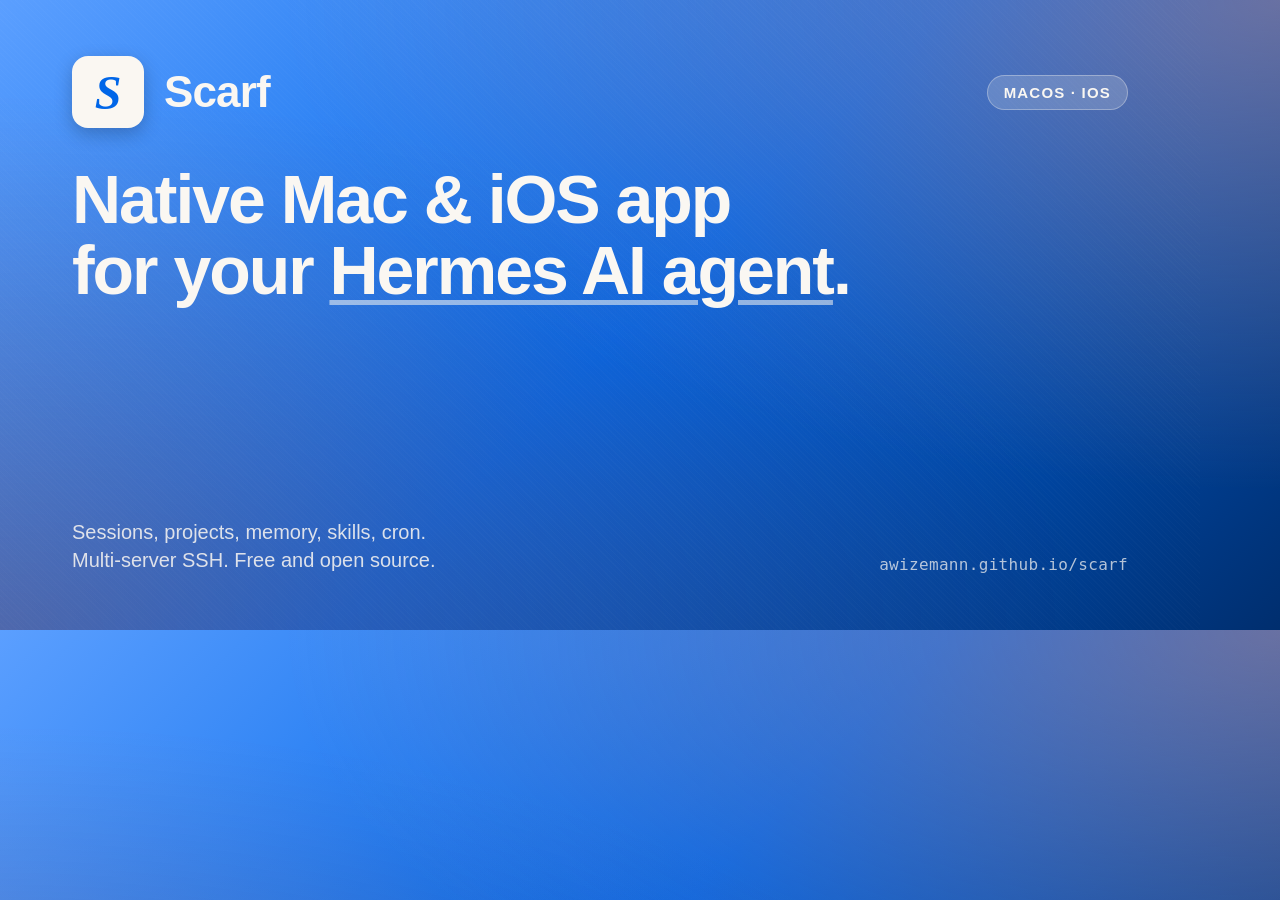
<file: tools/og-image.html>
<!DOCTYPE html>
<html lang="en">
<head>
  <meta charset="utf-8">
  <title>Scarf — OG image source</title>
  <!--
    Render to PNG via headless Chromium:

      google-chrome --headless --no-sandbox --hide-scrollbars \
        --window-size=1200,630 --screenshot=og-image.png \
        --default-background-color=00000000 \
        file://$PWD/og-image.html

    Then 1200x600 for Twitter:

      google-chrome --headless --no-sandbox --hide-scrollbars \
        --window-size=1200,600 --screenshot=twitter-card.png \
        --default-background-color=00000000 \
        file://$PWD/og-image.html

    Move outputs to site/landing/assets/og-image.png and twitter-card.png.
    Note: change `body { width: 1200px; height: 630px; }` to 600 for Twitter.
  -->
  <style>
    * { margin: 0; padding: 0; box-sizing: border-box; }

    body {
      width: 1200px;
      height: 630px;
      font-family: -apple-system, BlinkMacSystemFont, "SF Pro Display", "Segoe UI", Roboto, sans-serif;
      background:
        radial-gradient(ellipse at top right, rgba(232, 149, 128, 0.45) 0%, transparent 55%),
        radial-gradient(ellipse at bottom left, rgba(168, 72, 47, 0.35) 0%, transparent 60%),
        linear-gradient(135deg, #5B9FFF 0%, #0066E8 50%, #002E6E 100%);
      color: #FAF7F2;
      overflow: hidden;
      position: relative;
    }

    /* Subtle texture — paper-like grain via repeating gradient */
    body::before {
      content: "";
      position: absolute;
      inset: 0;
      background-image:
        repeating-linear-gradient(45deg,
          rgba(255, 255, 255, 0.015) 0,
          rgba(255, 255, 255, 0.015) 1px,
          transparent 1px,
          transparent 4px);
      pointer-events: none;
    }

    .frame {
      position: relative;
      height: 100%;
      padding: 56px 72px;
      display: flex;
      flex-direction: column;
      gap: 36px;
    }

    .top {
      display: flex;
      align-items: center;
      gap: 20px;
    }

    .logo {
      width: 72px;
      height: 72px;
      border-radius: 16px;
      background: #FAF7F2;
      display: flex;
      align-items: center;
      justify-content: center;
      font-family: Georgia, serif;
      font-size: 48px;
      font-weight: 600;
      font-style: italic;
      color: #0066E8;
      box-shadow: 0 6px 18px rgba(0, 0, 0, 0.22);
    }

    .wordmark {
      font-size: 44px;
      font-weight: 700;
      letter-spacing: -0.02em;
      line-height: 1;
    }

    .pill {
      margin-left: auto;
      font-size: 15px;
      font-weight: 600;
      letter-spacing: 0.08em;
      text-transform: uppercase;
      padding: 8px 16px;
      border-radius: 999px;
      background: rgba(250, 247, 242, 0.18);
      border: 1px solid rgba(250, 247, 242, 0.32);
    }

    .headline {
      font-size: 68px;
      font-weight: 700;
      letter-spacing: -0.03em;
      line-height: 1.05;
      max-width: 980px;
    }
    .headline em {
      font-style: normal;
      color: #FAF7F2;
      text-decoration: underline;
      text-decoration-color: rgba(250, 247, 242, 0.55);
      text-underline-offset: 6px;
      text-decoration-thickness: 5px;
    }

    .bottom {
      margin-top: auto;
      display: flex;
      justify-content: space-between;
      align-items: flex-end;
      gap: 24px;
    }

    .tagline {
      font-size: 20px;
      font-weight: 500;
      color: rgba(250, 247, 242, 0.85);
      max-width: 720px;
      line-height: 1.4;
    }

    .url {
      font-family: ui-monospace, SFMono-Regular, "SF Mono", Menlo, monospace;
      font-size: 16px;
      color: rgba(250, 247, 242, 0.72);
      letter-spacing: 0.02em;
      flex-shrink: 0;
    }
  </style>
</head>
<body>
  <div class="frame">
    <div class="top">
      <div class="logo">S</div>
      <div class="wordmark">Scarf</div>
      <div class="pill">macOS · iOS</div>
    </div>

    <div class="headline">
      Native Mac &amp; iOS app<br>
      for your <em>Hermes AI agent</em>.
    </div>

    <div class="bottom">
      <div class="tagline">
        Sessions, projects, memory, skills, cron.<br>
        Multi-server SSH. Free and open source.
      </div>
      <div class="url">awizemann.github.io/scarf</div>
    </div>
  </div>
</body>
</html>
</file>
